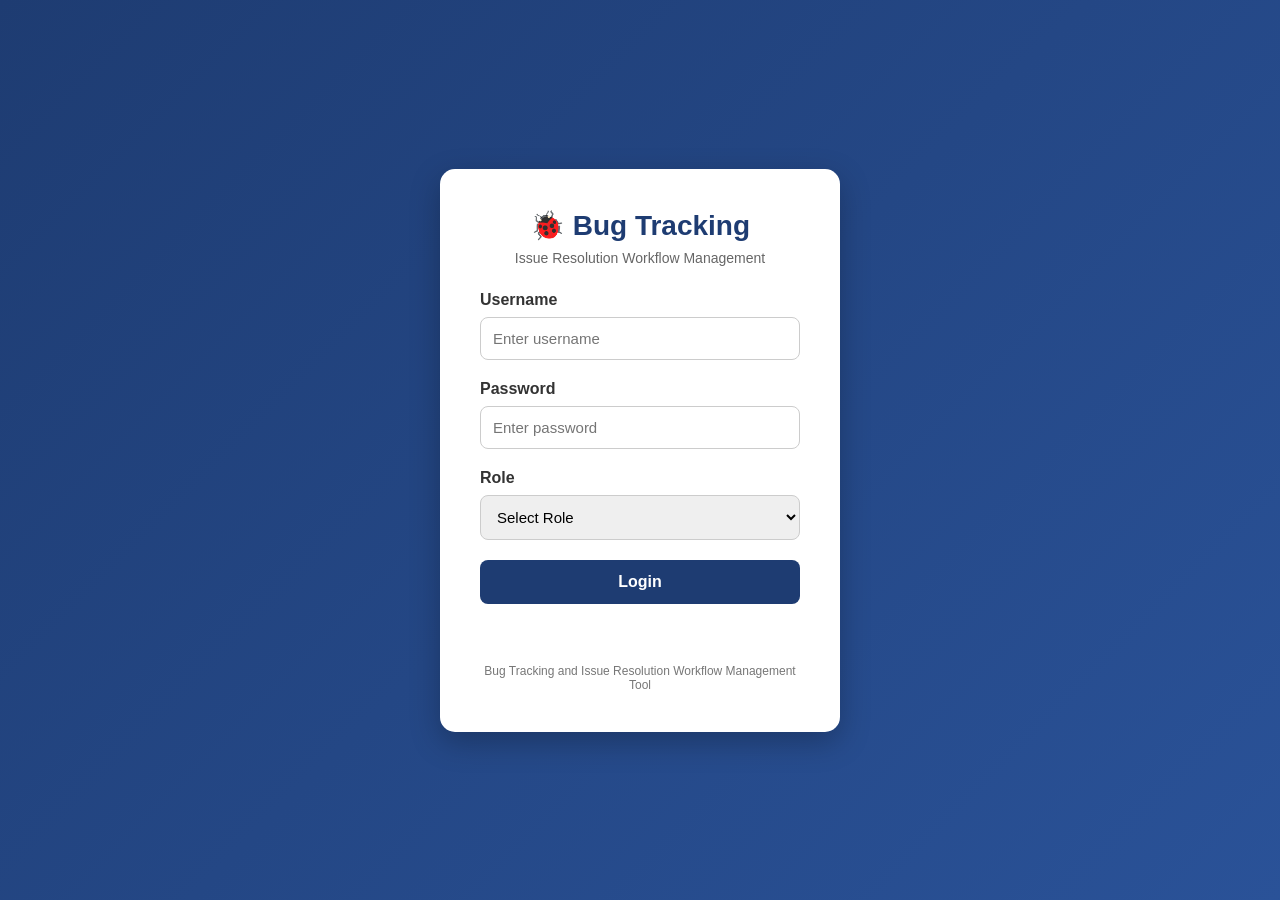
<file: frontend/index.html>
<!DOCTYPE html>
<html lang="en">

<head>
    <meta charset="UTF-8">
    <meta name="viewport" content="width=device-width, initial-scale=1.0">

    <title>Bug Tracking System</title>

    <meta http-equiv="refresh" content="0; url=login.html">
</head>

<body>

<script>
    window.location.href = "login.html";
</script>

</body>
</html>
</file>
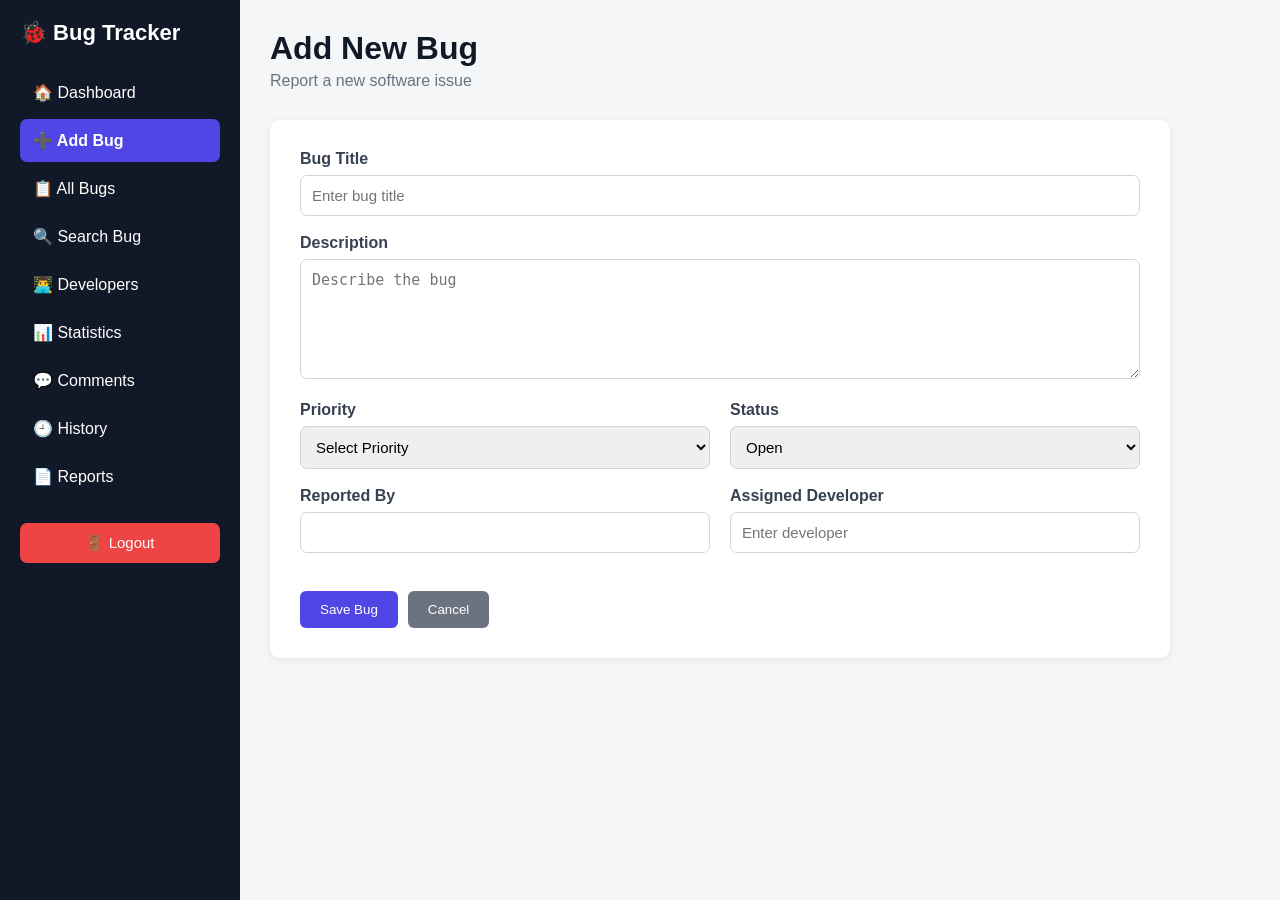
<file: frontend/add-bug.html>
<!DOCTYPE html>
<html lang="en">

<head>
    <meta charset="UTF-8">
    <meta name="viewport" content="width=device-width, initial-scale=1.0">

    <title>Add Bug</title>

    <link rel="stylesheet" href="css/style.css">
</head>

<body>

<div class="dashboard-container">

    <!-- SIDEBAR -->
    <aside class="sidebar">

        <h2>🐞 Bug Tracker</h2>

        <nav>

            <a href="dashboard.html">
                🏠 Dashboard
            </a>

            <a href="add-bug.html" class="active">
                ➕ Add Bug
            </a>

            <a href="bugs.html">
                📋 All Bugs
            </a>

            <a href="search-bug.html">
                🔍 Search Bug
            </a>

            <a href="developers.html">
                👨‍💻 Developers
            </a>

            <a href="statistics.html">
                📊 Statistics
            </a>

            <a href="comments.html">
                💬 Comments
            </a>

            <a href="history.html">
                🕘 History
            </a>

            <a href="reports.html">
                📄 Reports
            </a>

        </nav>

        <button onclick="logout()">
            🚪 Logout
        </button>

    </aside>


    <!-- MAIN CONTENT -->
    <main class="main-content">

        <header class="top-header">

            <div>

                <h1>Add New Bug</h1>

                <p>
                    Report a new software issue
                </p>

            </div>

        </header>


        <!-- FORM -->
        <div class="form-card">

            <form id="bugForm">

                <!-- BUG TITLE -->
                <div class="form-group">

                    <label for="title">
                        Bug Title
                    </label>

                    <input
                        type="text"
                        id="title"
                        required
                        placeholder="Enter bug title"
                    >

                </div>


                <!-- DESCRIPTION -->
                <div class="form-group">

                    <label for="description">
                        Description
                    </label>

                    <textarea
                        id="description"
                        required
                        placeholder="Describe the bug"
                    ></textarea>

                </div>


                <!-- PRIORITY + STATUS -->
                <div class="form-row">

                    <div class="form-group">

                        <label for="priority">
                            Priority
                        </label>

                        <select id="priority" required>

                            <option value="">
                                Select Priority
                            </option>

                            <option value="LOW">
                                Low
                            </option>

                            <option value="MEDIUM">
                                Medium
                            </option>

                            <option value="HIGH">
                                High
                            </option>

                            <option value="CRITICAL">
                                Critical
                            </option>

                        </select>

                    </div>


                    <div class="form-group">

                        <label for="status">
                            Status
                        </label>

                        <select id="status">

                            <option value="OPEN">
                                Open
                            </option>

                            <option value="IN_PROGRESS">
                                In Progress
                            </option>

                            <option value="RESOLVED">
                                Resolved
                            </option>

                            <option value="CLOSED">
                                Closed
                            </option>

                        </select>

                    </div>

                </div>


                <!-- REPORTED BY + DEVELOPER -->
                <div class="form-row">

                    <div class="form-group">

                        <label for="reportedBy">
                            Reported By
                        </label>

                        <input
                            type="text"
                            id="reportedBy"
                            required
                        >

                    </div>


                    <div class="form-group">

                        <label for="assignedDeveloper">
                            Assigned Developer
                        </label>

                        <input
                            type="text"
                            id="assignedDeveloper"
                            placeholder="Enter developer"
                        >

                    </div>

                </div>


                <!-- BUTTONS -->
                <div class="button-row">

                    <button
                        type="submit"
                        class="save-button"
                        id="saveButton"
                    >
                        Save Bug
                    </button>


                    <button
                        type="button"
                        class="cancel-button"
                        onclick="window.location.href='dashboard.html'"
                    >
                        Cancel
                    </button>

                </div>


                <!-- MESSAGE -->
                <div
                    id="message"
                    class="message"
                ></div>

            </form>

        </div>

    </main>

</div>


<script>

    /*
     * =====================================================
     * RAILWAY BACKEND
     * =====================================================
     */

    const API_BASE_URL =
        "https://bugtrackingwebsite-production.up.railway.app";


    /*
     * =====================================================
     * GET LOGGED-IN USER
     * =====================================================
     */

    const username =
        localStorage.getItem("username");


    document.getElementById("reportedBy").value =
        username || "";


    /*
     * =====================================================
     * BUG FORM
     * =====================================================
     */

    document
        .getElementById("bugForm")
        .addEventListener("submit", async function(event) {

            event.preventDefault();


            const message =
                document.getElementById("message");

            const saveButton =
                document.getElementById("saveButton");


            /*
             * Clear previous message
             */

            message.textContent = "";

            message.style.display = "none";


            /*
             * Get form values
             */

            const bug = {

                title:
                    document
                    .getElementById("title")
                    .value
                    .trim(),

                description:
                    document
                    .getElementById("description")
                    .value
                    .trim(),

                priority:
                    document
                    .getElementById("priority")
                    .value,

                status:
                    document
                    .getElementById("status")
                    .value,

                reportedBy:
                    document
                    .getElementById("reportedBy")
                    .value
                    .trim(),

                assignedDeveloper:
                    document
                    .getElementById("assignedDeveloper")
                    .value
                    .trim()

            };


            /*
             * Basic validation
             */

            if (!bug.title) {

                showError(
                    "Please enter the bug title."
                );

                return;
            }


            if (!bug.description) {

                showError(
                    "Please enter the bug description."
                );

                return;
            }


            if (!bug.priority) {

                showError(
                    "Please select a priority."
                );

                return;
            }


            if (!bug.reportedBy) {

                showError(
                    "Reported By field is required."
                );

                return;
            }


            /*
             * Disable button
             */

            saveButton.disabled = true;

            saveButton.textContent =
                "Saving...";


            try {

                /*
                 * IMPORTANT:
                 * This is now Railway,
                 * NOT localhost.
                 */

                const response =
                    await fetch(
                        API_BASE_URL + "/api/bugs",
                        {

                            method: "POST",

                            headers: {

                                "Content-Type":
                                    "application/json"

                            },

                            body:
                                JSON.stringify(bug)

                        }
                    );


                /*
                 * Try to read response
                 */

                let data = null;

                try {

                    data =
                        await response.json();

                } catch (jsonError) {

                    console.log(
                        "Response was not JSON."
                    );

                }


                /*
                 * Check response
                 */

                if (!response.ok) {

                    let errorMessage =
                        "Unable to save bug.";

                    if (data) {

                        if (data.message) {

                            errorMessage =
                                data.message;

                        } else if (data.error) {

                            errorMessage =
                                data.error;

                        }

                    }

                    throw new Error(
                        errorMessage
                    );
                }


                /*
                 * SUCCESS
                 */

                message.style.display =
                    "block";

                message.className =
                    "message success";

                message.textContent =
                    "Bug added successfully!";


                /*
                 * Reset form
                 */

                document
                    .getElementById("bugForm")
                    .reset();


                /*
                 * Put username back
                 */

                document
                    .getElementById("reportedBy")
                    .value =
                    username || "";


            } catch (error) {

                console.error(
                    "Add Bug Error:",
                    error
                );


                message.style.display =
                    "block";

                message.className =
                    "message error";


                /*
                 * Display useful error
                 */

                if (
                    error.message ===
                    "Failed to fetch"
                ) {

                    message.textContent =
                        "Failed to fetch. Please check the Railway backend connection.";

                } else {

                    message.textContent =
                        error.message;

                }

            } finally {

                /*
                 * Enable button again
                 */

                saveButton.disabled =
                    false;

                saveButton.textContent =
                    "Save Bug";

            }

        });


    /*
     * =====================================================
     * SHOW ERROR
     * =====================================================
     */

    function showError(text) {

        const message =
            document.getElementById("message");

        message.style.display =
            "block";

        message.className =
            "message error";

        message.textContent =
            text;

    }


    /*
     * =====================================================
     * LOGOUT
     * =====================================================
     */

    function logout() {

        localStorage.clear();

        window.location.href =
            "login.html";

    }

</script>

</body>

</html>
</file>
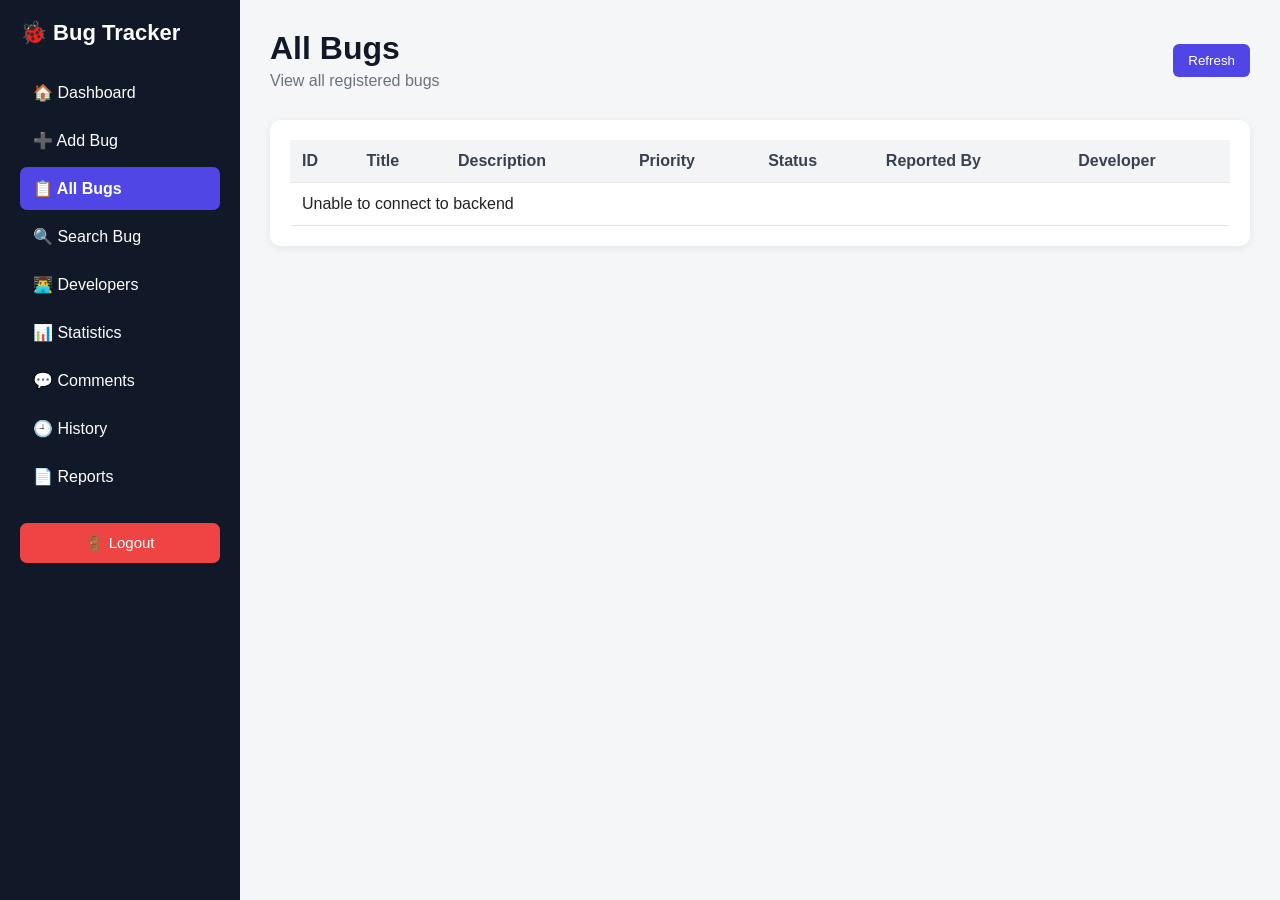
<file: frontend/bugs.html>
<!DOCTYPE html>
<html lang="en">

<head>

<meta charset="UTF-8">

<meta
    name="viewport"
    content="width=device-width, initial-scale=1.0">

<title>All Bugs</title>

<link
    rel="stylesheet"
    href="css/style.css">

</head>

<body>

<div class="dashboard-container">

<aside class="sidebar">

<h2>🐞 Bug Tracker</h2>

<nav>

<a href="dashboard.html">🏠 Dashboard</a>

<a href="add-bug.html">➕ Add Bug</a>

<a href="bugs.html" class="active">
📋 All Bugs
</a>

<a href="search-bug.html">🔍 Search Bug</a>

<a href="developers.html">👨‍💻 Developers</a>

<a href="statistics.html">📊 Statistics</a>

<a href="comments.html">💬 Comments</a>

<a href="history.html">🕘 History</a>

<a href="reports.html">📄 Reports</a>

</nav>

<button onclick="logout()">🚪 Logout</button>

</aside>


<main class="main-content">

<header class="top-header">

<div>

<h1>All Bugs</h1>

<p>View all registered bugs</p>

</div>

<button
    class="action-button"
    onclick="loadBugs()">

Refresh

</button>

</header>


<div class="table-container">

<table>

<thead>

<tr>

<th>ID</th>

<th>Title</th>

<th>Description</th>

<th>Priority</th>

<th>Status</th>

<th>Reported By</th>

<th>Developer</th>

</tr>

</thead>

<tbody id="bugTable">

</tbody>

</table>

</div>

</main>

</div>


<script>

function escapeHTML(value) {

return String(value ?? "")
.replace(/&/g, "&amp;")
.replace(/</g, "&lt;")
.replace(/>/g, "&gt;")
.replace(/"/g, "&quot;")
.replace(/'/g, "&#039;");

}


async function loadBugs() {

const table =
    document.getElementById("bugTable");


table.innerHTML =
    "<tr><td colspan='7'>Loading...</td></tr>";


try {

const response =
    await fetch(
        "https://bugtrackingwebsite-production.up.railway.app/api/bugs"
    );


const bugs =
    await response.json();


if (bugs.length === 0) {

table.innerHTML =
    "<tr><td colspan='7'>No bugs found</td></tr>";

return;

}


table.innerHTML =
    bugs.map(bug => `

<tr>

<td>${escapeHTML(bug.id)}</td>

<td>${escapeHTML(bug.title)}</td>

<td>${escapeHTML(bug.description)}</td>

<td>${escapeHTML(bug.priority)}</td>

<td>${escapeHTML(bug.status)}</td>

<td>${escapeHTML(bug.reportedBy)}</td>

<td>${escapeHTML(bug.assignedDeveloper || "-")}</td>

</tr>

`).join("");


} catch(error) {

table.innerHTML =
    `<tr>
        <td colspan="7">
            Unable to connect to backend
        </td>
    </tr>`;

}

}


function logout() {

localStorage.clear();

window.location.href =
    "login.html";

}


loadBugs();

</script>

</body>
</html>
</file>
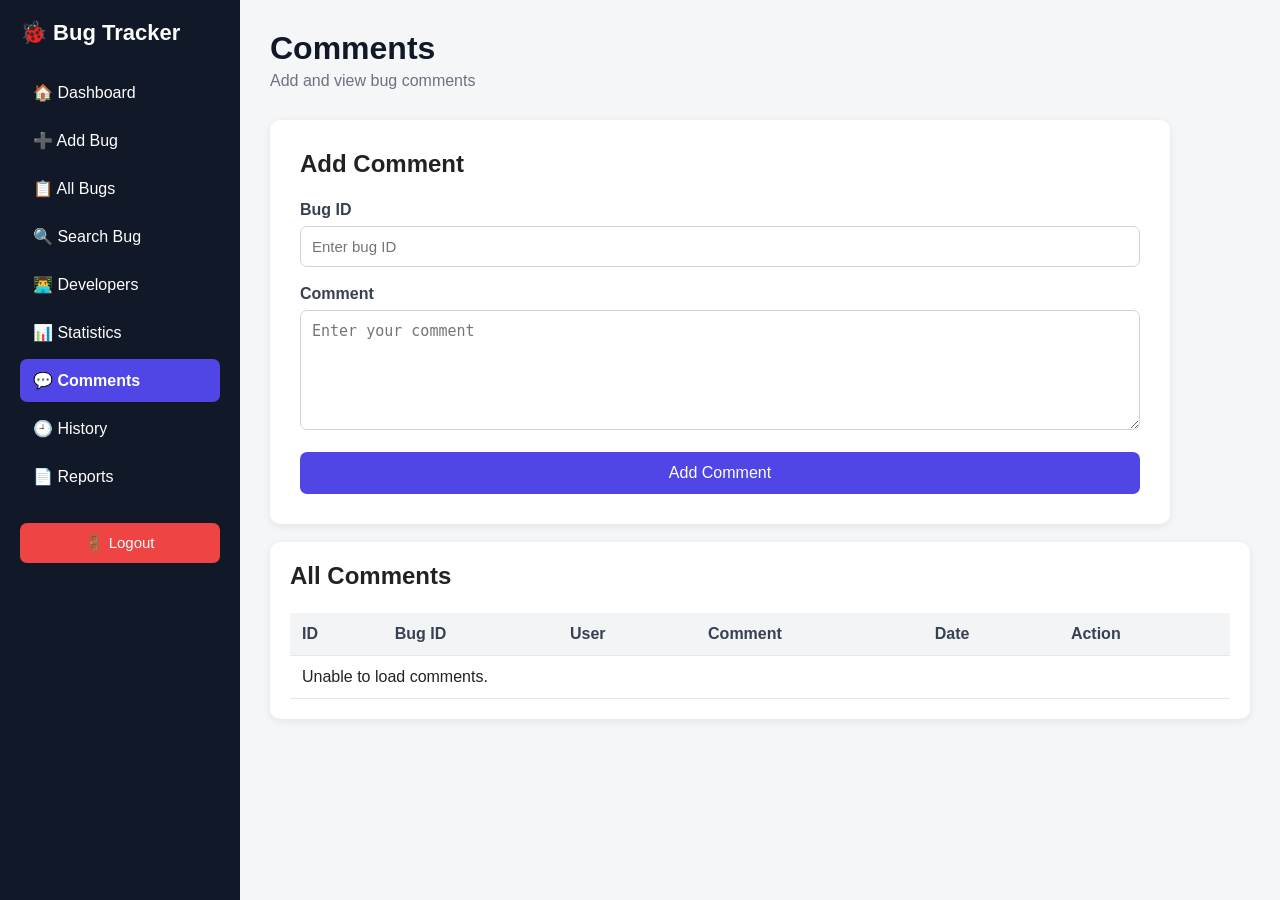
<file: frontend/comments.html>
<!DOCTYPE html>
<html lang="en">

<head>

<meta charset="UTF-8">

<meta
    name="viewport"
    content="width=device-width, initial-scale=1.0">

<title>Comments</title>

<link
    rel="stylesheet"
    href="css/style.css">

</head>

<body>

<div class="dashboard-container">

<aside class="sidebar">

<h2>🐞 Bug Tracker</h2>

<nav>

<a href="dashboard.html">🏠 Dashboard</a>

<a href="add-bug.html">➕ Add Bug</a>

<a href="bugs.html">📋 All Bugs</a>

<a href="search-bug.html">🔍 Search Bug</a>

<a href="developers.html">👨‍💻 Developers</a>

<a href="statistics.html">📊 Statistics</a>

<a href="comments.html" class="active">
💬 Comments
</a>

<a href="history.html">🕘 History</a>

<a href="reports.html">📄 Reports</a>

</nav>

<button onclick="logout()">🚪 Logout</button>

</aside>


<main class="main-content">

<header class="top-header">

<div>

<h1>Comments</h1>

<p>Add and view bug comments</p>

</div>

</header>


<div class="form-card">

<h2>Add Comment</h2>

<br>

<div class="form-group">

<label>Bug ID</label>

<input
    type="number"
    id="bugId"
    placeholder="Enter bug ID">

</div>


<div class="form-group">

<label>Comment</label>

<textarea
    id="comment"
    placeholder="Enter your comment">
</textarea>

</div>


<button
    class="primary-button"
    onclick="addComment()">

Add Comment

</button>


<div
    id="message"
    class="message">
</div>

</div>


<br>


<div class="table-container">

<h2>All Comments</h2>

<br>

<table>

<thead>

<tr>

<th>ID</th>

<th>Bug ID</th>

<th>User</th>

<th>Comment</th>

<th>Date</th>

<th>Action</th>

</tr>

</thead>

<tbody id="commentsTable">

</tbody>

</table>

</div>

</main>

</div>


<script>

function escapeHTML(value) {

return String(value ?? "")
.replace(/&/g, "&amp;")
.replace(/</g, "&lt;")
.replace(/>/g, "&gt;")
.replace(/"/g, "&quot;")
.replace(/'/g, "&#039;");

}


async function addComment() {

const bugId =
    document.getElementById("bugId").value;

const comment =
    document.getElementById("comment").value;

const username =
    localStorage.getItem("username") ||
    "admin";


const message =
    document.getElementById("message");


if (!bugId || !comment.trim()) {

message.style.display = "block";

message.className =
    "message error";

message.textContent =
    "Enter Bug ID and comment.";

return;

}


try {

const response =
    await fetch(
        "https://bugtrackingwebsite-production.up.railway.app/api/comments",
        {

            method: "POST",

            headers: {
                "Content-Type":
                    "application/json"
            },

            body: JSON.stringify({

                bugId: Number(bugId),

                username:

                    username,

                comment:

                    comment

            })

        }
    );


if (!response.ok) {

throw new Error(
    "Unable to add comment"
);

}


message.style.display = "block";

message.className =
    "message success";

message.textContent =
    "Comment added successfully.";


document.getElementById("bugId").value =
    "";

document.getElementById("comment").value =
    "";


loadComments();


} catch(error) {

message.style.display = "block";

message.className =
    "message error";

message.textContent =
    error.message;

}

}


async function loadComments() {

const table =
    document.getElementById(
        "commentsTable"
    );


try {

const response =
    await fetch(
        "https://bugtrackingwebsite-production.up.railway.app/api/comments"
    );


const comments =
    await response.json();


if (comments.length === 0) {

table.innerHTML =
`
<tr>
<td colspan="6">
No comments found.
</td>
</tr>
`;

return;

}


table.innerHTML =
comments.map(comment => `

<tr>

<td>
${escapeHTML(comment.id)}
</td>

<td>
${escapeHTML(comment.bugId)}
</td>

<td>
${escapeHTML(comment.username)}
</td>

<td>
${escapeHTML(comment.comment)}
</td>

<td>
${escapeHTML(comment.createdAt)}
</td>

<td>

<button
    class="action-button delete-button"
    onclick="deleteComment(${comment.id})">

Delete

</button>

</td>

</tr>

`).join("");


} catch(error) {

table.innerHTML =
`
<tr>
<td colspan="6">
Unable to load comments.
</td>
</tr>
`;

}

}


async function deleteComment(id) {

if (!confirm(
    "Delete this comment?"
)) {
    return;
}


try {

await fetch(
    `https://bugtrackingwebsite-production.up.railway.app/api/comments/${id}`,
    {
        method: "DELETE"
    }
);


loadComments();


} catch(error) {

alert(
    "Unable to delete comment."
);

}

}


function logout() {

localStorage.clear();

window.location.href =
    "login.html";

}


loadComments();

</script>

</body>
</html>
</file>
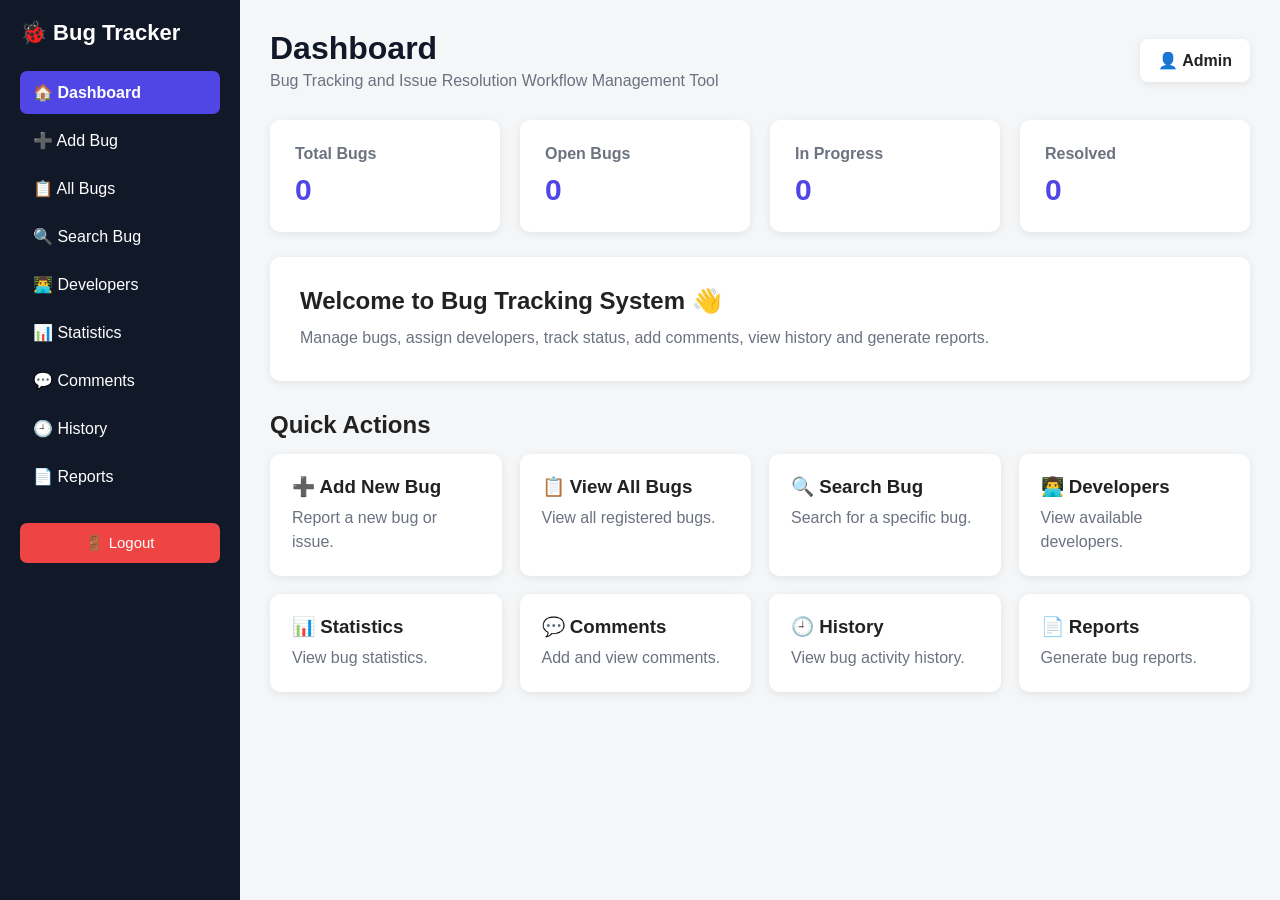
<file: frontend/dashboard.html>
<!DOCTYPE html>
<html lang="en">

<head>

    <meta charset="UTF-8">

    <meta
        name="viewport"
        content="width=device-width, initial-scale=1.0">

    <title>Dashboard - Bug Tracking System</title>

    <link
        rel="stylesheet"
        href="css/style.css">

</head>

<body>

<div class="dashboard-container">

    <!-- SIDEBAR -->

    <aside class="sidebar">

        <h2>🐞 Bug Tracker</h2>

        <nav>

            <a
                href="dashboard.html"
                class="active">
                🏠 Dashboard
            </a>

            <a href="add-bug.html">
                ➕ Add Bug
            </a>

            <a href="bugs.html">
                📋 All Bugs
            </a>

            <a href="search-bug.html">
                🔍 Search Bug
            </a>

            <a href="developers.html">
                👨‍💻 Developers
            </a>

            <a href="statistics.html">
                📊 Statistics
            </a>

            <a href="comments.html">
                💬 Comments
            </a>

            <a href="history.html">
                🕘 History
            </a>

            <a href="reports.html">
                📄 Reports
            </a>

        </nav>

        <button onclick="logout()">
            🚪 Logout
        </button>

    </aside>


    <!-- MAIN CONTENT -->

    <main class="main-content">

        <header class="top-header">

            <div>

                <h1>Dashboard</h1>

                <p>
                    Bug Tracking and Issue Resolution
                    Workflow Management Tool
                </p>

            </div>

            <div class="user-info">

                👤
                <strong id="loggedUser">
                    Admin
                </strong>

            </div>

        </header>


        <section class="stats-grid">

            <div class="stat-card">

                <h3>Total Bugs</h3>

                <p id="totalBugs">0</p>

            </div>

            <div class="stat-card">

                <h3>Open Bugs</h3>

                <p id="openBugs">0</p>

            </div>

            <div class="stat-card">

                <h3>In Progress</h3>

                <p id="progressBugs">0</p>

            </div>

            <div class="stat-card">

                <h3>Resolved</h3>

                <p id="resolvedBugs">0</p>

            </div>

        </section>


        <section class="welcome-card">

            <h2>
                Welcome to Bug Tracking System 👋
            </h2>

            <p>
                Manage bugs, assign developers,
                track status, add comments,
                view history and generate reports.
            </p>

        </section>


        <section class="quick-section">

            <h2>Quick Actions</h2>

            <div class="quick-grid">

                <a
                    href="add-bug.html"
                    class="quick-card">

                    <h3>➕ Add New Bug</h3>

                    <p>
                        Report a new bug or issue.
                    </p>

                </a>


                <a
                    href="bugs.html"
                    class="quick-card">

                    <h3>📋 View All Bugs</h3>

                    <p>
                        View all registered bugs.
                    </p>

                </a>


                <a
                    href="search-bug.html"
                    class="quick-card">

                    <h3>🔍 Search Bug</h3>

                    <p>
                        Search for a specific bug.
                    </p>

                </a>


                <a
                    href="developers.html"
                    class="quick-card">

                    <h3>👨‍💻 Developers</h3>

                    <p>
                        View available developers.
                    </p>

                </a>


                <a
                    href="statistics.html"
                    class="quick-card">

                    <h3>📊 Statistics</h3>

                    <p>
                        View bug statistics.
                    </p>

                </a>


                <a
                    href="comments.html"
                    class="quick-card">

                    <h3>💬 Comments</h3>

                    <p>
                        Add and view comments.
                    </p>

                </a>


                <a
                    href="history.html"
                    class="quick-card">

                    <h3>🕘 History</h3>

                    <p>
                        View bug activity history.
                    </p>

                </a>


                <a
                    href="reports.html"
                    class="quick-card">

                    <h3>📄 Reports</h3>

                    <p>
                        Generate bug reports.
                    </p>

                </a>

            </div>

        </section>

    </main>

</div>


<script>

const API_URL =
    "https://bugtrackingwebsite-production.up.railway.app/api/bugs";


const username =
    localStorage.getItem("username");


if (username) {

    document
        .getElementById("loggedUser")
        .textContent = username;

}


async function loadDashboard() {

    try {

        const response =
            await fetch(API_URL);

        const bugs =
            await response.json();


        document
            .getElementById("totalBugs")
            .textContent = bugs.length;


        document
            .getElementById("openBugs")
            .textContent =
            bugs.filter(
                bug =>
                    String(bug.status)
                    .toUpperCase() === "OPEN"
            ).length;


        document
            .getElementById("progressBugs")
            .textContent =
            bugs.filter(
                bug =>
                    String(bug.status)
                    .toUpperCase() === "IN_PROGRESS"
            ).length;


        document
            .getElementById("resolvedBugs")
            .textContent =
            bugs.filter(
                bug =>
                    String(bug.status)
                    .toUpperCase() === "RESOLVED"
            ).length;


    } catch (error) {

        console.error(error);

    }

}


function logout() {

    localStorage.removeItem("username");

    localStorage.removeItem("role");

    window.location.href =
        "login.html";

}


loadDashboard();

</script>

</body>
</html>
</file>
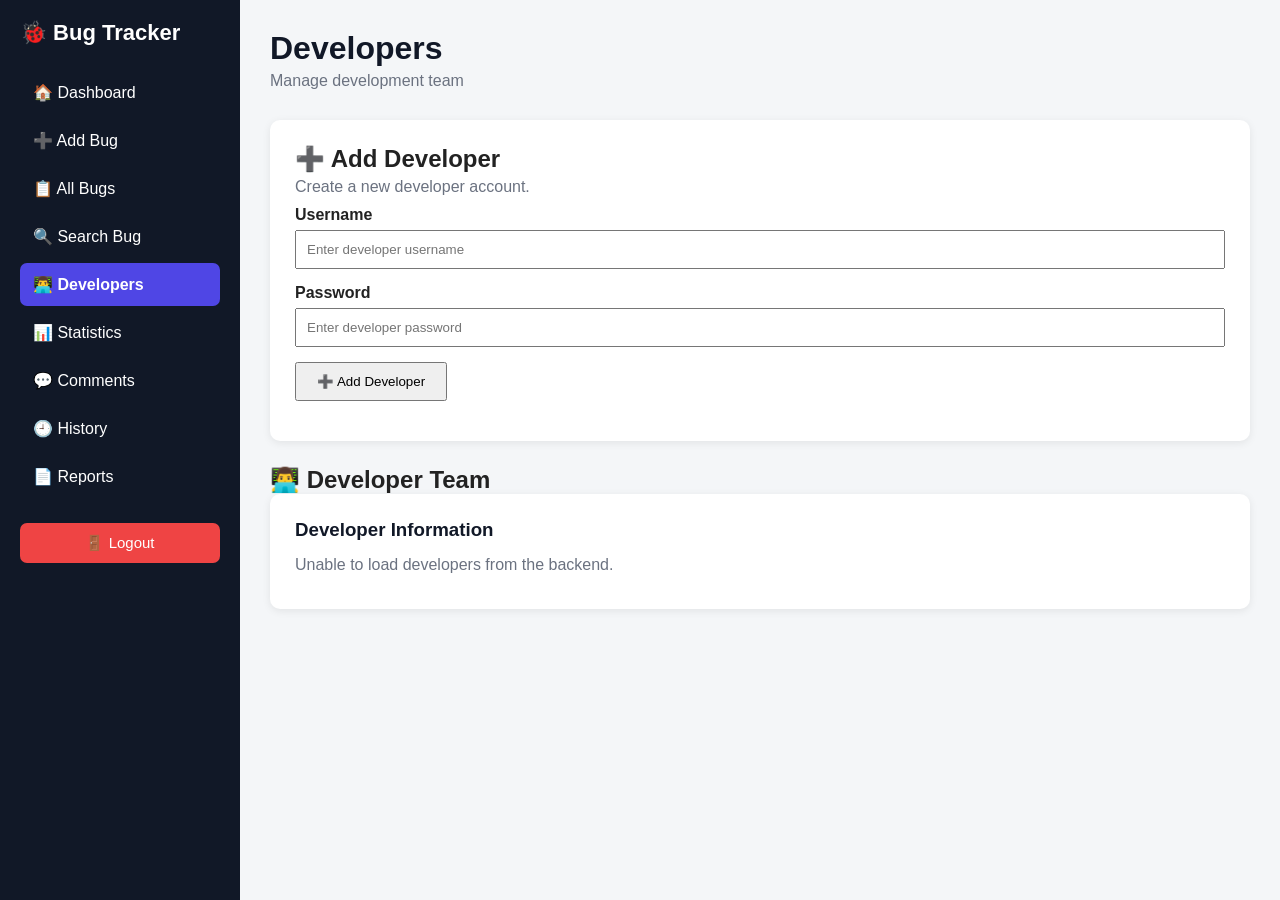
<file: frontend/developers.html>
<!DOCTYPE html>
<html lang="en">

<head>

<meta charset="UTF-8">

<meta
    name="viewport"
    content="width=device-width, initial-scale=1.0">

<title>Developers</title>

<link
    rel="stylesheet"
    href="css/style.css">

</head>

<body>

<div class="dashboard-container">

<aside class="sidebar">

<h2>🐞 Bug Tracker</h2>

<nav>

<a href="dashboard.html">🏠 Dashboard</a>

<a href="add-bug.html">➕ Add Bug</a>

<a href="bugs.html">📋 All Bugs</a>

<a href="search-bug.html">🔍 Search Bug</a>

<a href="developers.html" class="active">
👨‍💻 Developers
</a>

<a href="statistics.html">📊 Statistics</a>

<a href="comments.html">💬 Comments</a>

<a href="history.html">🕘 History</a>

<a href="reports.html">📄 Reports</a>

</nav>

<button onclick="logout()">🚪 Logout</button>

</aside>


<main class="main-content">

<header class="top-header">

<div>

<h1>Developers</h1>

<p>Manage development team</p>

</div>

</header>


<!-- ADD DEVELOPER -->

<div class="content-card">

<h2>➕ Add Developer</h2>

<p>Create a new developer account.</p>

<form id="developerForm">

<div style="margin-bottom: 15px;">

<label for="username">
<strong>Username</strong>
</label>

<input
    type="text"
    id="username"
    placeholder="Enter developer username"
    required
    style="
        width: 100%;
        padding: 10px;
        margin-top: 6px;
        box-sizing: border-box;
    ">

</div>


<div style="margin-bottom: 15px;">

<label for="password">
<strong>Password</strong>
</label>

<input
    type="password"
    id="password"
    placeholder="Enter developer password"
    required
    style="
        width: 100%;
        padding: 10px;
        margin-top: 6px;
        box-sizing: border-box;
    ">

</div>


<button
    type="submit"
    style="
        padding: 10px 20px;
        cursor: pointer;
    ">

➕ Add Developer

</button>

</form>


<div
    id="message"
    style="
        margin-top: 15px;
        font-weight: bold;
    ">
</div>

</div>


<!-- DEVELOPERS LIST -->

<div style="margin-top: 25px;">

<h2>👨‍💻 Developer Team</h2>

</div>


<div id="developersContainer">

Loading developers...

</div>

</main>

</div>


<script>

const API_BASE_URL =
    "https://bugtrackingwebsite-production.up.railway.app";


function escapeHTML(value) {

    return String(value ?? "")
        .replace(/&/g, "&amp;")
        .replace(/</g, "&lt;")
        .replace(/>/g, "&gt;")
        .replace(/"/g, "&quot;")
        .replace(/'/g, "&#039;");

}


/* ============================
   LOAD DEVELOPERS
============================ */

async function loadDevelopers() {

    const container =
        document.getElementById(
            "developersContainer"
        );


    container.innerHTML =
        "Loading developers...";


    try {

        const response =
            await fetch(
                API_BASE_URL +
                "/api/developers"
            );


        if (!response.ok) {

            throw new Error(
                "Failed to load developers"
            );

        }


        const developers =
            await response.json();


        if (
            !developers ||
            developers.length === 0
        ) {

            container.innerHTML = `

                <div class="content-card">

                    <h3>No Developers Found</h3>

                    <p>
                        No developer accounts are
                        currently registered.
                    </p>

                </div>

            `;

            return;

        }


        container.innerHTML =
            developers.map(
                developer => `

                <div class="content-card">

                    <h3>
                        👨‍💻
                        ${escapeHTML(
                            developer.username
                        )}
                    </h3>

                    <p>
                        <strong>Role:</strong>
                        ${escapeHTML(
                            developer.role
                        )}
                    </p>

                </div>

                `
            ).join("");


    } catch(error) {

        console.error(
            "Developer loading error:",
            error
        );


        container.innerHTML = `

            <div class="content-card">

                <h3>Developer Information</h3>

                <p>
                    Unable to load developers
                    from the backend.
                </p>

            </div>

        `;

    }

}


/* ============================
   ADD DEVELOPER
============================ */

document
    .getElementById("developerForm")
    .addEventListener(
        "submit",
        async function(event) {

            event.preventDefault();


            const username =
                document
                    .getElementById("username")
                    .value
                    .trim();


            const password =
                document
                    .getElementById("password")
                    .value
                    .trim();


            const message =
                document.getElementById(
                    "message"
                );


            if (!username || !password) {

                message.style.color = "red";

                message.textContent =
                    "Please enter username and password.";

                return;

            }


            message.style.color = "black";

            message.textContent =
                "Adding developer...";


            try {

                const response =
                    await fetch(
                        API_BASE_URL +
                        "/api/developers",
                        {
                            method: "POST",

                            headers: {
                                "Content-Type":
                                    "application/json"
                            },

                            body: JSON.stringify({

                                username:
                                    username,

                                password:
                                    password

                            })

                        }
                    );


                const result =
                    await response.text();


                if (!response.ok) {

                    message.style.color =
                        "red";

                    message.textContent =
                        result ||
                        "Failed to add developer.";

                    return;

                }


                message.style.color =
                    "green";

                message.textContent =
                    "Developer added successfully!";


                document
                    .getElementById(
                        "developerForm"
                    )
                    .reset();


                // Reload developer list
                loadDevelopers();


            } catch(error) {

                console.error(
                    "Add developer error:",
                    error
                );


                message.style.color =
                    "red";

                message.textContent =
                    "Unable to connect to the backend.";

            }

        }
    );


/* ============================
   LOGOUT
============================ */

function logout() {

    localStorage.clear();

    window.location.href =
        "login.html";

}


/* ============================
   INITIAL LOAD
============================ */

loadDevelopers();

</script>

</body>

</html>
</file>
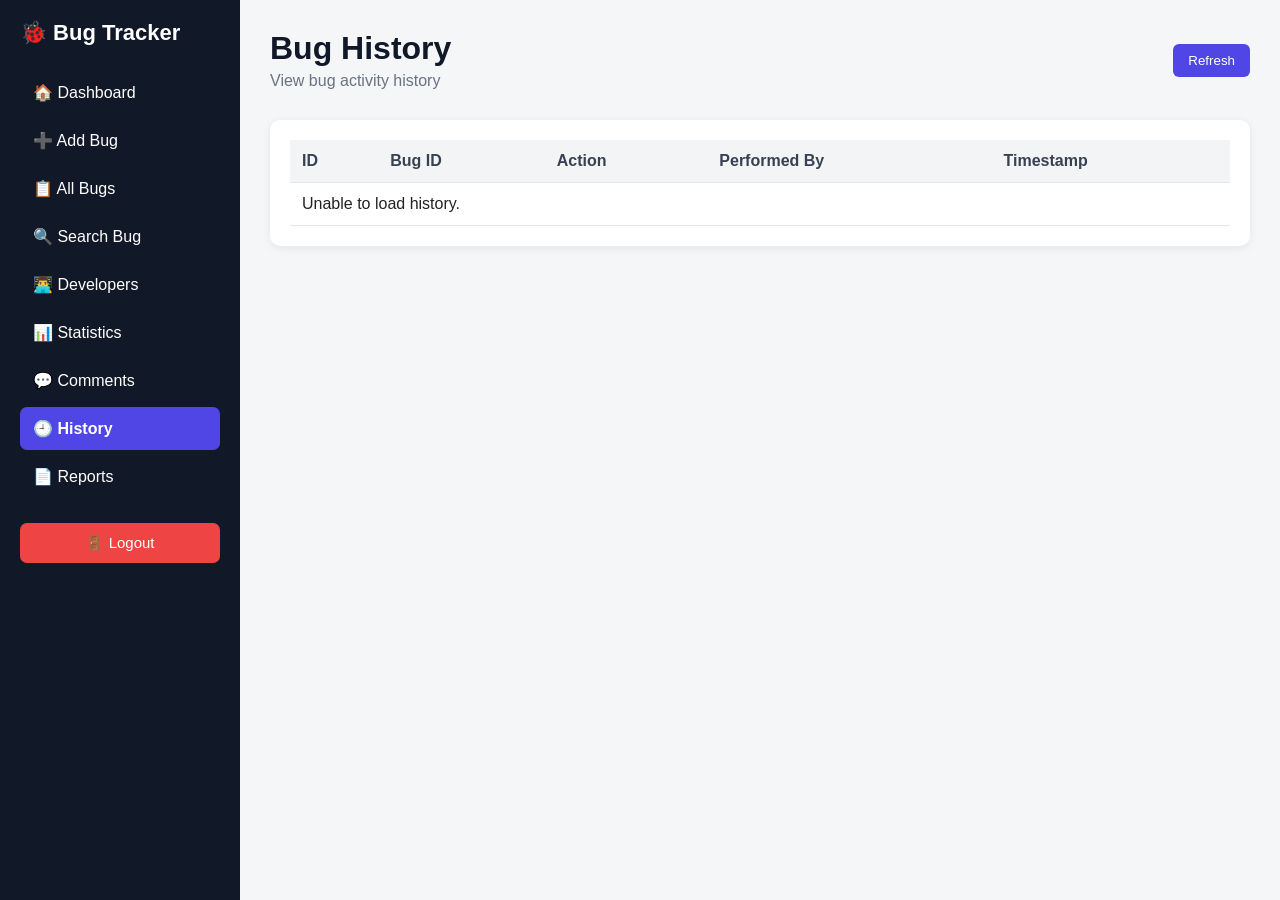
<file: frontend/history.html>
<!DOCTYPE html>
<html lang="en">

<head>

<meta charset="UTF-8">

<meta
    name="viewport"
    content="width=device-width, initial-scale=1.0">

<title>Bug History</title>

<link
    rel="stylesheet"
    href="css/style.css">

</head>

<body>

<div class="dashboard-container">

<aside class="sidebar">

<h2>🐞 Bug Tracker</h2>

<nav>

<a href="dashboard.html">🏠 Dashboard</a>

<a href="add-bug.html">➕ Add Bug</a>

<a href="bugs.html">📋 All Bugs</a>

<a href="search-bug.html">🔍 Search Bug</a>

<a href="developers.html">👨‍💻 Developers</a>

<a href="statistics.html">📊 Statistics</a>

<a href="comments.html">💬 Comments</a>

<a href="history.html" class="active">
🕘 History
</a>

<a href="reports.html">📄 Reports</a>

</nav>

<button onclick="logout()">🚪 Logout</button>

</aside>


<main class="main-content">

<header class="top-header">

<div>

<h1>Bug History</h1>

<p>View bug activity history</p>

</div>

<button
    class="action-button"
    onclick="loadHistory()">

Refresh

</button>

</header>


<div class="table-container">

<table>

<thead>

<tr>

<th>ID</th>

<th>Bug ID</th>

<th>Action</th>

<th>Performed By</th>

<th>Timestamp</th>

</tr>

</thead>

<tbody id="historyTable">

</tbody>

</table>

</div>

</main>

</div>


<script>

function escapeHTML(value) {

return String(value ?? "")
.replace(/&/g, "&amp;")
.replace(/</g, "&lt;")
.replace(/>/g, "&gt;")
.replace(/"/g, "&quot;")
.replace(/'/g, "&#039;");

}


async function loadHistory() {

const table =
    document.getElementById(
        "historyTable"
    );


try {

const response =
    await fetch(
        "https://bugtrackingwebsite-production.up.railway.app/api/history"
    );


const history =
    await response.json();


if (history.length === 0) {

table.innerHTML =
`
<tr>

<td colspan="5">

No history records found.

</td>

</tr>
`;

return;

}


table.innerHTML =
history.map(item => `

<tr>

<td>
${escapeHTML(item.id)}
</td>

<td>
${escapeHTML(item.bugId)}
</td>

<td>
${escapeHTML(item.action)}
</td>

<td>
${escapeHTML(item.performedBy)}
</td>

<td>
${escapeHTML(item.timestamp)}
</td>

</tr>

`).join("");


} catch(error) {

table.innerHTML =
`
<tr>

<td colspan="5">

Unable to load history.

</td>

</tr>
`;

}

}


function logout() {

localStorage.clear();

window.location.href =
    "login.html";

}


loadHistory();

</script>

</body>
</html>
</file>
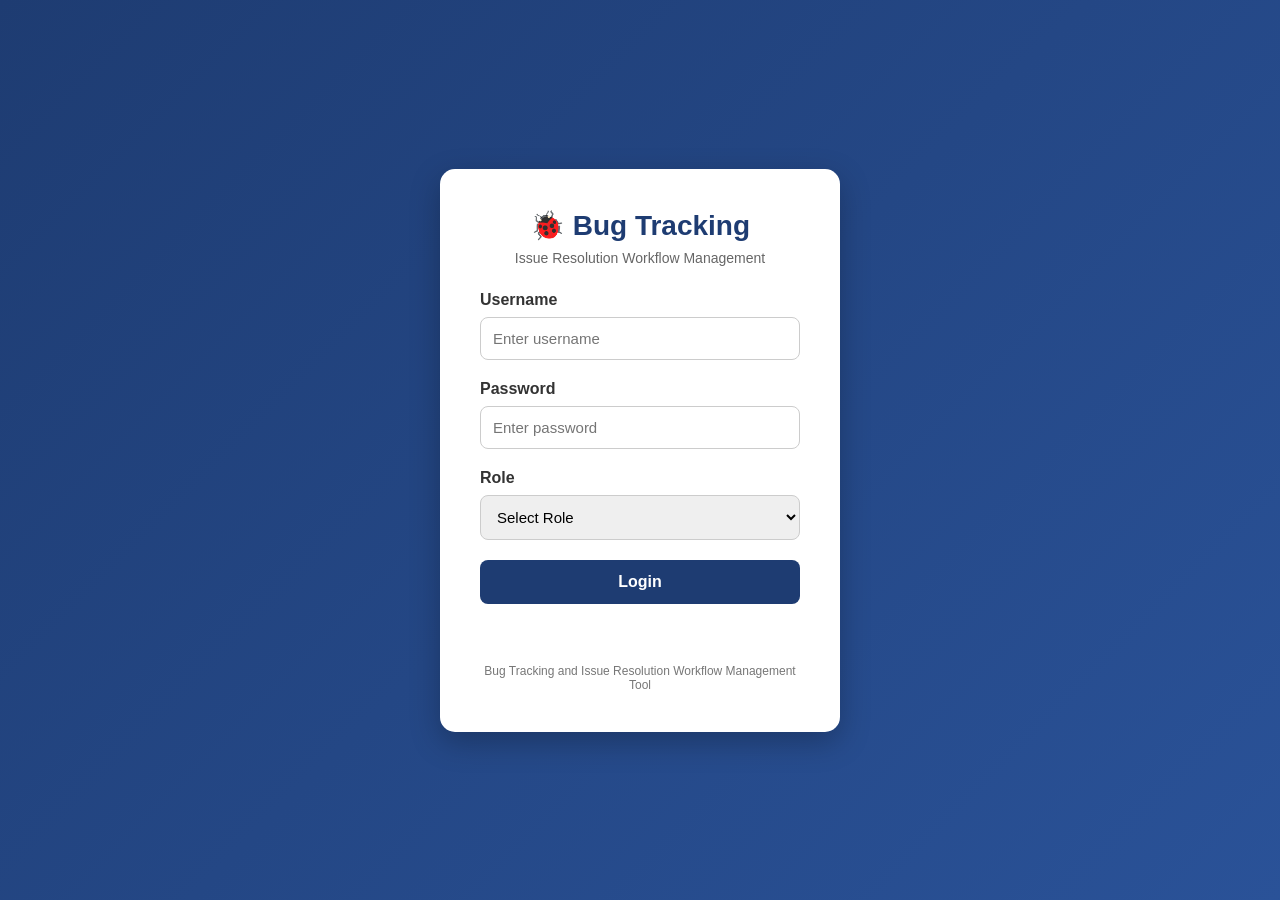
<file: frontend/login.html>
<!DOCTYPE html>
<html lang="en">
<head>
    <meta charset="UTF-8">
    <meta name="viewport" content="width=device-width, initial-scale=1.0">

    <title>Bug Tracking System - Login</title>

    <style>
        * {
            margin: 0;
            padding: 0;
            box-sizing: border-box;
            font-family: Arial, Helvetica, sans-serif;
        }

        body {
            min-height: 100vh;
            display: flex;
            justify-content: center;
            align-items: center;
            background: linear-gradient(135deg, #1e3c72, #2a5298);
        }

        .login-container {
            width: 400px;
            background: white;
            padding: 40px;
            border-radius: 15px;
            box-shadow: 0 10px 30px rgba(0, 0, 0, 0.25);
        }

        .logo {
            text-align: center;
            margin-bottom: 25px;
        }

        .logo h1 {
            color: #1e3c72;
            font-size: 28px;
            margin-bottom: 8px;
        }

        .logo p {
            color: #666;
            font-size: 14px;
        }

        .form-group {
            margin-bottom: 20px;
        }

        .form-group label {
            display: block;
            margin-bottom: 8px;
            font-weight: bold;
            color: #333;
        }

        .form-group input,
        .form-group select {
            width: 100%;
            padding: 12px;
            border: 1px solid #ccc;
            border-radius: 8px;
            font-size: 15px;
            outline: none;
        }

        .form-group input:focus,
        .form-group select:focus {
            border-color: #2a5298;
        }

        button {
            width: 100%;
            padding: 13px;
            border: none;
            border-radius: 8px;
            background: #1e3c72;
            color: white;
            font-size: 16px;
            font-weight: bold;
            cursor: pointer;
        }

        button:hover {
            background: #2a5298;
        }

        button:disabled {
            background: #999;
            cursor: not-allowed;
        }

        .message {
            margin-top: 15px;
            text-align: center;
            font-size: 14px;
            min-height: 20px;
        }

        .error {
            color: #d32f2f;
        }

        .success {
            color: #2e7d32;
        }

        .loading {
            text-align: center;
            margin-top: 10px;
            color: #555;
            display: none;
        }

        .footer {
            text-align: center;
            margin-top: 25px;
            color: #777;
            font-size: 12px;
        }
    </style>
</head>

<body>

<div class="login-container">

    <div class="logo">
        <h1>🐞 Bug Tracking</h1>
        <p>Issue Resolution Workflow Management</p>
    </div>

    <form id="loginForm">

        <div class="form-group">
            <label for="username">Username</label>

            <input
                type="text"
                id="username"
                placeholder="Enter username"
                required
            >
        </div>

        <div class="form-group">
            <label for="password">Password</label>

            <input
                type="password"
                id="password"
                placeholder="Enter password"
                required
            >
        </div>

        <div class="form-group">
            <label for="role">Role</label>

            <select id="role" required>
                <option value="">Select Role</option>
                <option value="ADMIN">Admin</option>
                <option value="DEVELOPER">Developer</option>
                <option value="TESTER">Tester</option>
                <option value="USER">User</option>
            </select>
        </div>

        <button type="submit" id="loginButton">
            Login
        </button>

        <div class="loading" id="loading">
            Logging in...
        </div>

        <div class="message" id="message"></div>

    </form>

    <div class="footer">
        Bug Tracking and Issue Resolution Workflow Management Tool
    </div>

</div>

<script>

    /*
     * IMPORTANT:
     * Railway backend URL
     *
     * DO NOT use:
     * https://bugtrackingwebsite-production.up.railway.app
     *
     * because this website is running on Vercel.
     */

    const API_BASE_URL =
        "https://bugtrackingwebsite-production.up.railway.app";

    const LOGIN_URL =
        API_BASE_URL + "/api/auth/login";


    const loginForm = document.getElementById("loginForm");
    const loginButton = document.getElementById("loginButton");
    const message = document.getElementById("message");
    const loading = document.getElementById("loading");


    loginForm.addEventListener("submit", async function(event) {

        event.preventDefault();

        const username =
            document.getElementById("username").value.trim();

        const password =
            document.getElementById("password").value;

        const role =
            document.getElementById("role").value;


        message.textContent = "";
        message.className = "message";

        if (!username || !password || !role) {

            message.textContent =
                "Please fill in all fields.";

            message.classList.add("error");

            return;
        }


        loginButton.disabled = true;
        loading.style.display = "block";


        try {

            console.log("Connecting to:", LOGIN_URL);


            const response = await fetch(LOGIN_URL, {

                method: "POST",

                headers: {
                    "Content-Type": "application/json"
                },

                body: JSON.stringify({

                    username: username,

                    password: password,

                    role: role

                })

            });


            console.log(
                "Server response status:",
                response.status
            );


            let data = null;

            try {

                data = await response.json();

            } catch (jsonError) {

                console.log(
                    "Response is not JSON."
                );

            }


            if (!response.ok) {

                let errorMessage =
                    "Login failed.";

                if (data) {

                    if (data.message) {
                        errorMessage = data.message;
                    }

                    else if (data.error) {
                        errorMessage = data.error;
                    }

                    else if (typeof data === "string") {
                        errorMessage = data;
                    }
                }

                message.textContent =
                    errorMessage;

                message.classList.add("error");

                return;
            }


            /*
             * Login successful
             */

            message.textContent =
                "Login successful!";

            message.classList.add("success");


            /*
             * Store login information
             */

            localStorage.setItem(
                "username",
                username
            );

            localStorage.setItem(
                "role",
                role
            );


            /*
             * Store server response
             * for use by dashboard/pages.
             */

            if (data) {

                localStorage.setItem(
                    "loginData",
                    JSON.stringify(data)
                );
            }


            /*
             * Redirect to dashboard
             */

            setTimeout(function() {

                window.location.href =
                    "dashboard.html";

            }, 500);


        }

        catch (error) {

            console.error(
                "Login error:",
                error
            );


            message.textContent =
                "Failed to fetch. Please check the backend connection.";

            message.classList.add("error");

        }

        finally {

            loginButton.disabled = false;

            loading.style.display = "none";

        }

    });

</script>

</body>
</html>
</file>
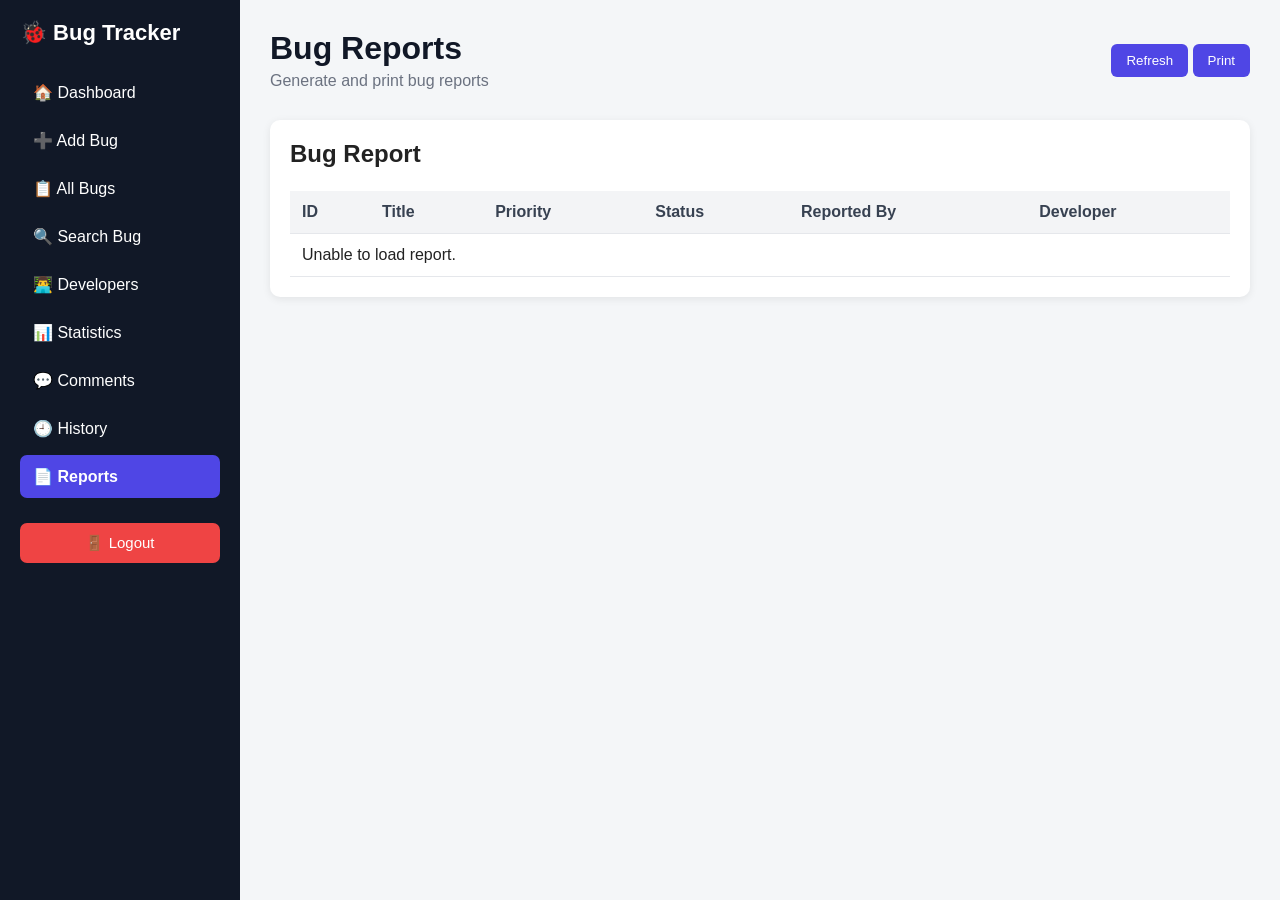
<file: frontend/reports.html>
<!DOCTYPE html>
<html lang="en">

<head>

<meta charset="UTF-8">

<meta
    name="viewport"
    content="width=device-width, initial-scale=1.0">

<title>Bug Reports</title>

<link
    rel="stylesheet"
    href="css/style.css">

<style>

@media print {

.sidebar,
.top-header button {
    display: none;
}

.main-content {
    margin-left: 0;
    width: 100%;
}

}

</style>

</head>

<body>

<div class="dashboard-container">

<aside class="sidebar">

<h2>🐞 Bug Tracker</h2>

<nav>

<a href="dashboard.html">🏠 Dashboard</a>

<a href="add-bug.html">➕ Add Bug</a>

<a href="bugs.html">📋 All Bugs</a>

<a href="search-bug.html">🔍 Search Bug</a>

<a href="developers.html">👨‍💻 Developers</a>

<a href="statistics.html">📊 Statistics</a>

<a href="comments.html">💬 Comments</a>

<a href="history.html">🕘 History</a>

<a href="reports.html" class="active">
📄 Reports
</a>

</nav>

<button onclick="logout()">🚪 Logout</button>

</aside>


<main class="main-content">

<header class="top-header">

<div>

<h1>Bug Reports</h1>

<p>Generate and print bug reports</p>

</div>

<div>

<button
    class="action-button"
    onclick="loadReport()">

Refresh

</button>

<button
    class="action-button"
    onclick="window.print()">

Print

</button>

</div>

</header>


<div class="table-container">

<h2>Bug Report</h2>

<br>

<table>

<thead>

<tr>

<th>ID</th>

<th>Title</th>

<th>Priority</th>

<th>Status</th>

<th>Reported By</th>

<th>Developer</th>

</tr>

</thead>

<tbody id="reportTable">

</tbody>

</table>

</div>

</main>

</div>


<script>

function escapeHTML(value) {

return String(value ?? "")
.replace(/&/g, "&amp;")
.replace(/</g, "&lt;")
.replace(/>/g, "&gt;")
.replace(/"/g, "&quot;")
.replace(/'/g, "&#039;");

}


async function loadReport() {

const table =
    document.getElementById(
        "reportTable"
    );


try {

const response =
    await fetch(
        "https://bugtrackingwebsite-production.up.railway.app/api/bugs"
    );


const bugs =
    await response.json();


if (bugs.length === 0) {

table.innerHTML =
`
<tr>

<td colspan="6">

No bugs available.

</td>

</tr>
`;

return;

}


table.innerHTML =
bugs.map(bug => `

<tr>

<td>
${escapeHTML(bug.id)}
</td>

<td>
${escapeHTML(bug.title)}
</td>

<td>
${escapeHTML(bug.priority)}
</td>

<td>
${escapeHTML(bug.status)}
</td>

<td>
${escapeHTML(bug.reportedBy)}
</td>

<td>
${escapeHTML(bug.assignedDeveloper || "-")}
</td>

</tr>

`).join("");


} catch(error) {

table.innerHTML =
`
<tr>

<td colspan="6">

Unable to load report.

</td>

</tr>
`;

}

}


function logout() {

localStorage.clear();

window.location.href =
    "login.html";

}


loadReport();

</script>

</body>
</html>
</file>
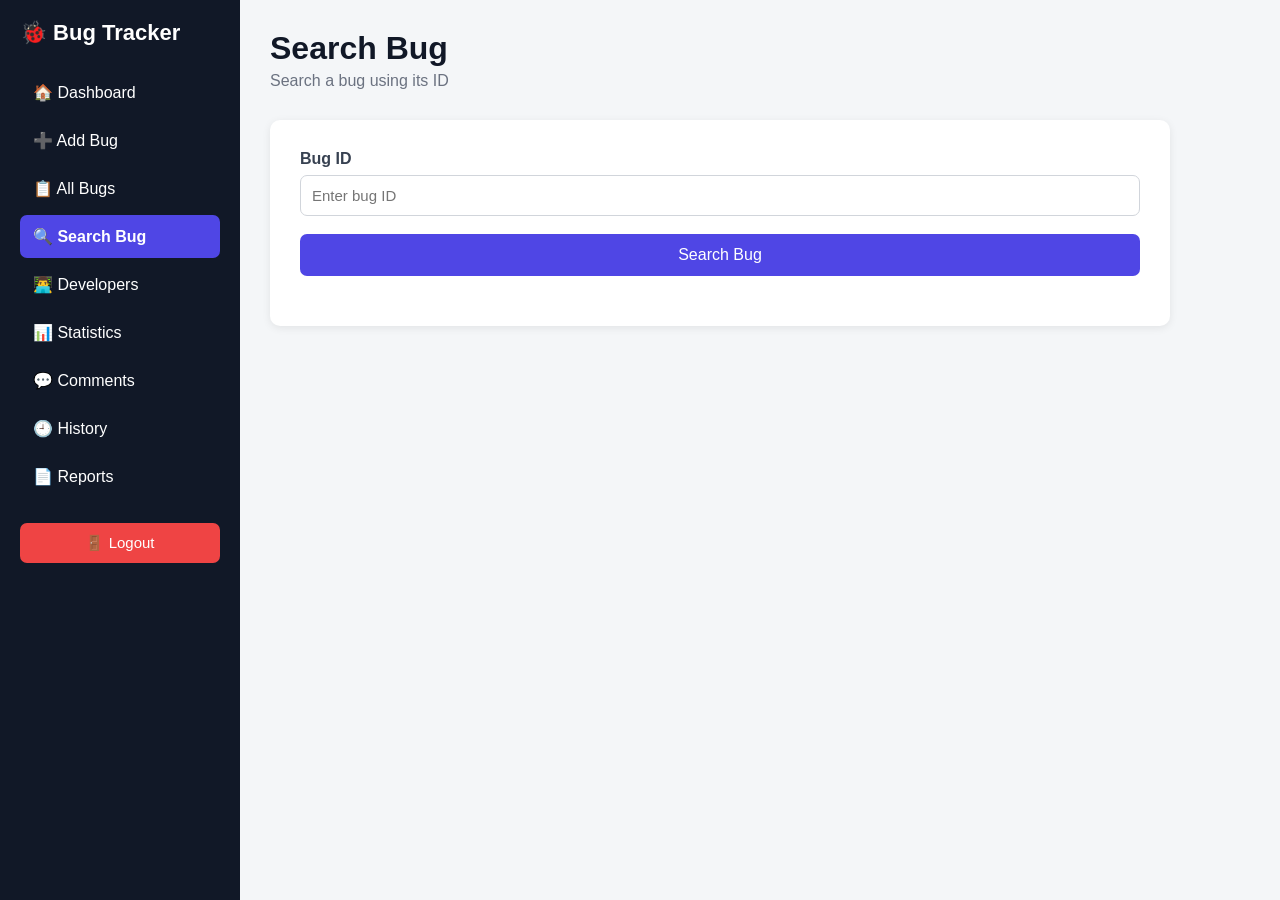
<file: frontend/search-bug.html>
<!DOCTYPE html>
<html lang="en">

<head>

<meta charset="UTF-8">

<meta
    name="viewport"
    content="width=device-width, initial-scale=1.0">

<title>Search Bug</title>

<link
    rel="stylesheet"
    href="css/style.css">

</head>

<body>

<div class="dashboard-container">

<aside class="sidebar">

<h2>🐞 Bug Tracker</h2>

<nav>

<a href="dashboard.html">🏠 Dashboard</a>

<a href="add-bug.html">➕ Add Bug</a>

<a href="bugs.html">📋 All Bugs</a>

<a href="search-bug.html" class="active">
🔍 Search Bug
</a>

<a href="developers.html">👨‍💻 Developers</a>

<a href="statistics.html">📊 Statistics</a>

<a href="comments.html">💬 Comments</a>

<a href="history.html">🕘 History</a>

<a href="reports.html">📄 Reports</a>

</nav>

<button onclick="logout()">🚪 Logout</button>

</aside>


<main class="main-content">

<header class="top-header">

<div>

<h1>Search Bug</h1>

<p>Search a bug using its ID</p>

</div>

</header>


<div class="form-card">

<div class="form-group">

<label>Bug ID</label>

<input
    type="number"
    id="bugId"
    placeholder="Enter bug ID">

</div>

<button
    class="primary-button"
    onclick="searchBug()">

Search Bug

</button>

<div
    id="result"
    style="margin-top:20px;">
</div>

</div>

</main>

</div>


<script>

function escapeHTML(value) {

return String(value ?? "")
.replace(/&/g, "&amp;")
.replace(/</g, "&lt;")
.replace(/>/g, "&gt;")
.replace(/"/g, "&quot;")
.replace(/'/g, "&#039;");

}


async function searchBug() {

const id =
    document.getElementById("bugId").value;

const result =
    document.getElementById("result");


if (!id) {

result.innerHTML =
    "<div class='message error' style='display:block'>Enter a bug ID.</div>";

return;

}


try {

const response =
    await fetch(
        `https://bugtrackingwebsite-production.up.railway.app/api/bugs/${id}`
    );


if (!response.ok) {

throw new Error("Bug not found");

}


const bug =
    await response.json();


result.innerHTML = `

<div class="content-card">

<h3>
Bug #${escapeHTML(bug.id)}
</h3>

<p>
<strong>Title:</strong>
${escapeHTML(bug.title)}
</p>

<p>
<strong>Description:</strong>
${escapeHTML(bug.description)}
</p>

<p>
<strong>Priority:</strong>
${escapeHTML(bug.priority)}
</p>

<p>
<strong>Status:</strong>
${escapeHTML(bug.status)}
</p>

<p>
<strong>Reported By:</strong>
${escapeHTML(bug.reportedBy)}
</p>

<p>
<strong>Developer:</strong>
${escapeHTML(bug.assignedDeveloper || "-")}
</p>

</div>

`;


} catch(error) {

result.innerHTML =
`
<div class="message error" style="display:block">
${escapeHTML(error.message)}
</div>
`;

}

}


function logout() {

localStorage.clear();

window.location.href =
    "login.html";

}

</script>

</body>
</html>
</file>
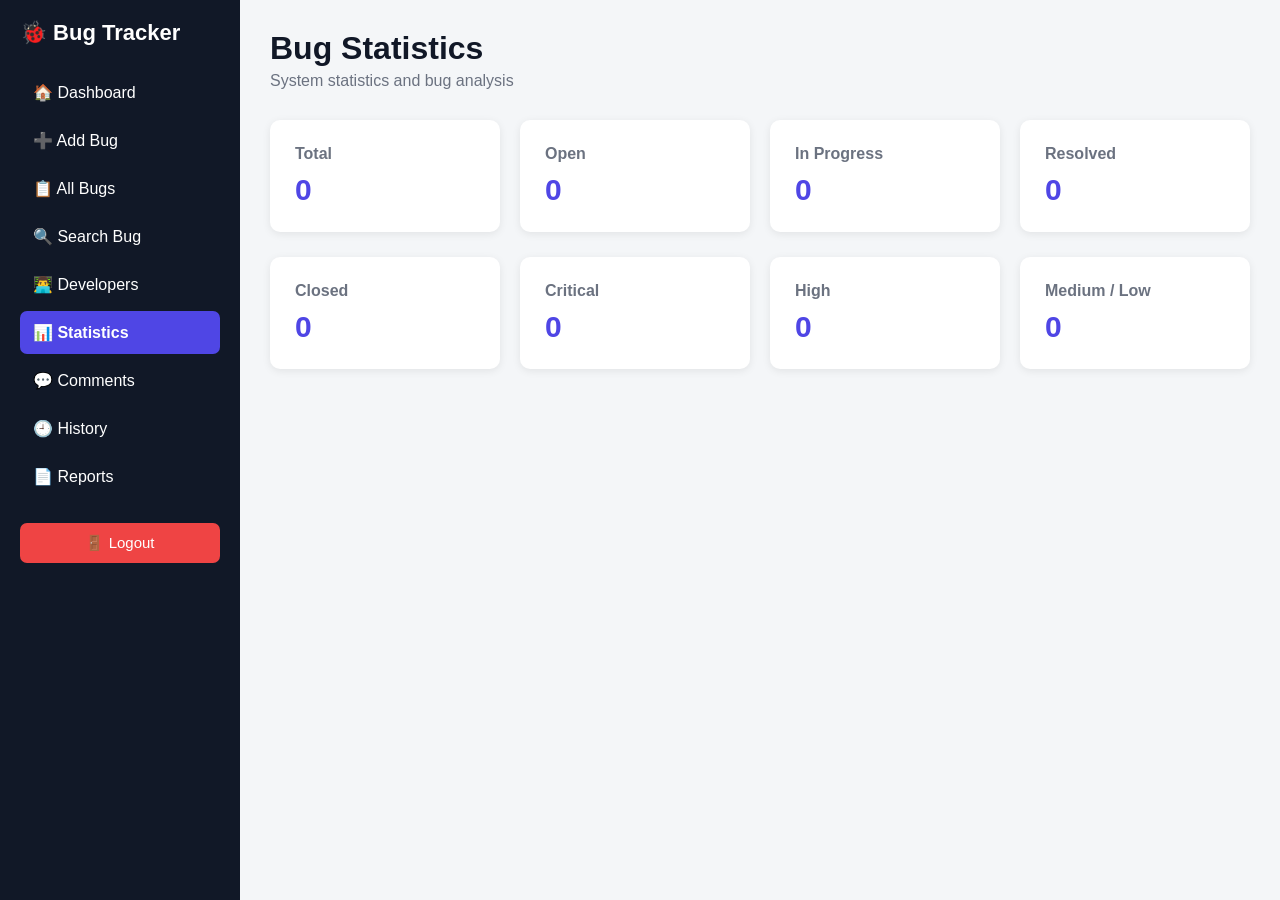
<file: frontend/statistics.html>
<!DOCTYPE html>
<html lang="en">

<head>

<meta charset="UTF-8">

<meta
    name="viewport"
    content="width=device-width, initial-scale=1.0">

<title>Statistics</title>

<link
    rel="stylesheet"
    href="css/style.css">

</head>

<body>

<div class="dashboard-container">

<aside class="sidebar">

<h2>🐞 Bug Tracker</h2>

<nav>

<a href="dashboard.html">🏠 Dashboard</a>

<a href="add-bug.html">➕ Add Bug</a>

<a href="bugs.html">📋 All Bugs</a>

<a href="search-bug.html">🔍 Search Bug</a>

<a href="developers.html">👨‍💻 Developers</a>

<a href="statistics.html" class="active">
📊 Statistics
</a>

<a href="comments.html">💬 Comments</a>

<a href="history.html">🕘 History</a>

<a href="reports.html">📄 Reports</a>

</nav>

<button onclick="logout()">🚪 Logout</button>

</aside>


<main class="main-content">

<header class="top-header">

<div>

<h1>Bug Statistics</h1>

<p>System statistics and bug analysis</p>

</div>

</header>


<section class="stats-grid">

<div class="stat-card">

<h3>Total</h3>

<p id="total">0</p>

</div>

<div class="stat-card">

<h3>Open</h3>

<p id="open">0</p>

</div>

<div class="stat-card">

<h3>In Progress</h3>

<p id="progress">0</p>

</div>

<div class="stat-card">

<h3>Resolved</h3>

<p id="resolved">0</p>

</div>

</section>


<section class="stats-grid">

<div class="stat-card">

<h3>Closed</h3>

<p id="closed">0</p>

</div>

<div class="stat-card">

<h3>Critical</h3>

<p id="critical">0</p>

</div>

<div class="stat-card">

<h3>High</h3>

<p id="high">0</p>

</div>

<div class="stat-card">

<h3>Medium / Low</h3>

<p id="mediumLow">0</p>

</div>

</section>

</main>

</div>


<script>

async function loadStatistics() {

try {

const response =
    await fetch(
        "https://bugtrackingwebsite-production.up.railway.app/api/bugs"
    );


const bugs =
    await response.json();


const status =
    value =>
        bugs.filter(
            bug =>
                String(bug.status)
                .toUpperCase() === value
        ).length;


const priority =
    value =>
        bugs.filter(
            bug =>
                String(bug.priority)
                .toUpperCase() === value
        ).length;


document.getElementById("total")
    .textContent = bugs.length;

document.getElementById("open")
    .textContent = status("OPEN");

document.getElementById("progress")
    .textContent = status("IN_PROGRESS");

document.getElementById("resolved")
    .textContent = status("RESOLVED");

document.getElementById("closed")
    .textContent = status("CLOSED");

document.getElementById("critical")
    .textContent = priority("CRITICAL");

document.getElementById("high")
    .textContent = priority("HIGH");

document.getElementById("mediumLow")
    .textContent =
        priority("MEDIUM") +
        priority("LOW");


} catch(error) {

console.error(error);

}

}


function logout() {

localStorage.clear();

window.location.href =
    "login.html";

}


loadStatistics();

</script>

</body>
</html>
</file>
<file: frontend/css/style.css>
/* =========================================
   GLOBAL RESET
========================================= */

* {
    margin: 0;
    padding: 0;
    box-sizing: border-box;
}

body {
    font-family: Arial, Helvetica, sans-serif;
    background: #f4f6f8;
    color: #222;
}


/* =========================================
   LOGIN PAGE
========================================= */

.login-page {
    min-height: 100vh;
    display: flex;
    justify-content: center;
    align-items: center;
    background: linear-gradient(135deg, #1e293b, #4f46e5);
}

.login-card {
    width: 400px;
    background: white;
    padding: 35px;
    border-radius: 15px;
    box-shadow: 0 10px 30px rgba(0, 0, 0, 0.25);
}

.login-card h1 {
    text-align: center;
    margin-bottom: 10px;
    color: #111827;
}

.login-card p {
    text-align: center;
    color: #666;
    margin-bottom: 25px;
}


/* =========================================
   FORM ELEMENTS
========================================= */

.form-group {
    margin-bottom: 18px;
}

.form-group label {
    display: block;
    margin-bottom: 7px;
    font-weight: bold;
    color: #374151;
}

.form-group input,
.form-group select,
.form-group textarea {
    width: 100%;
    padding: 11px;
    border: 1px solid #d1d5db;
    border-radius: 7px;
    font-size: 15px;
    outline: none;
}

.form-group input:focus,
.form-group select:focus,
.form-group textarea:focus {
    border-color: #4f46e5;
}

.form-group textarea {
    min-height: 120px;
    resize: vertical;
}


/* =========================================
   BUTTONS
========================================= */

button {
    cursor: pointer;
    font-family: inherit;
}

.primary-button {
    width: 100%;
    padding: 12px;
    border: none;
    border-radius: 7px;
    background: #4f46e5;
    color: white;
    font-size: 16px;
}

.primary-button:hover {
    background: #3730a3;
}

.save-button {
    background: #4f46e5;
    color: white;
}

.cancel-button {
    background: #6b7280;
    color: white;
}

.action-button {
    padding: 9px 15px;
    border: none;
    border-radius: 6px;
    background: #4f46e5;
    color: white;
}

.action-button:hover {
    background: #3730a3;
}

.delete-button {
    background: #ef4444;
}

.delete-button:hover {
    background: #dc2626;
}


/* =========================================
   MESSAGES
========================================= */

.message {
    margin-top: 15px;
    padding: 11px;
    border-radius: 6px;
    display: none;
}

.success {
    background: #dcfce7;
    color: #166534;
}

.error {
    background: #fee2e2;
    color: #991b1b;
}


/* =========================================
   MAIN DASHBOARD LAYOUT
========================================= */

.dashboard-container {
    display: flex;
    min-height: 100vh;
}


/* =========================================
   SIDEBAR
========================================= */

.sidebar {
    width: 240px;
    background: #111827;
    color: white;
    padding: 20px;
    position: fixed;
    left: 0;
    top: 0;
    bottom: 0;
    overflow-y: auto;
}

.sidebar h2 {
    margin-bottom: 25px;
    font-size: 22px;
}

.sidebar nav {
    display: flex;
    flex-direction: column;
    gap: 5px;
}

.sidebar nav a {
    display: block;
    padding: 12px 13px;
    text-decoration: none;
    color: white;
    border-radius: 7px;
    transition: 0.2s;
}

.sidebar nav a:hover {
    background: #374151;
}

.sidebar nav a.active {
    background: #4f46e5;
    font-weight: bold;
}

.sidebar > button {
    margin-top: 25px;
    width: 100%;
    padding: 11px;
    border: none;
    border-radius: 7px;
    background: #ef4444;
    color: white;
    font-size: 15px;
}

.sidebar > button:hover {
    background: #dc2626;
}


/* =========================================
   MAIN CONTENT
========================================= */

.main-content {
    margin-left: 240px;
    width: calc(100% - 240px);
    padding: 30px;
}


/* =========================================
   HEADER
========================================= */

.top-header {
    display: flex;
    justify-content: space-between;
    align-items: center;
    margin-bottom: 30px;
}

.top-header h1 {
    color: #111827;
    margin-bottom: 5px;
}

.top-header p {
    color: #6b7280;
}

.user-info {
    background: white;
    padding: 12px 18px;
    border-radius: 8px;
    box-shadow: 0 2px 8px rgba(0, 0, 0, 0.08);
}


/* =========================================
   STATISTICS CARDS
========================================= */

.stats-grid {
    display: grid;
    grid-template-columns: repeat(4, 1fr);
    gap: 20px;
    margin-bottom: 25px;
}

.stat-card {
    background: white;
    padding: 25px;
    border-radius: 10px;
    box-shadow: 0 2px 8px rgba(0, 0, 0, 0.08);
}

.stat-card h3 {
    color: #6b7280;
    margin-bottom: 10px;
    font-size: 16px;
}

.stat-card p {
    font-size: 30px;
    font-weight: bold;
    color: #4f46e5;
}


/* =========================================
   WELCOME CARD
========================================= */

.welcome-card {
    background: white;
    padding: 30px;
    border-radius: 10px;
    margin-bottom: 30px;
    box-shadow: 0 2px 8px rgba(0, 0, 0, 0.08);
}

.welcome-card h2 {
    margin-bottom: 10px;
}

.welcome-card p {
    color: #6b7280;
    line-height: 1.6;
}


/* =========================================
   QUICK ACTIONS
========================================= */

.quick-section h2 {
    margin-bottom: 15px;
}

.quick-grid {
    display: grid;
    grid-template-columns: repeat(4, 1fr);
    gap: 18px;
}

.quick-card {
    display: block;
    background: white;
    padding: 22px;
    border-radius: 10px;
    text-decoration: none;
    color: #222;
    box-shadow: 0 2px 8px rgba(0, 0, 0, 0.08);
    transition: 0.2s;
}

.quick-card:hover {
    transform: translateY(-3px);
    box-shadow: 0 5px 15px rgba(0, 0, 0, 0.15);
}

.quick-card h3 {
    margin-bottom: 8px;
}

.quick-card p {
    color: #6b7280;
    line-height: 1.5;
}


/* =========================================
   FORM CARD
========================================= */

.form-card {
    background: white;
    padding: 30px;
    border-radius: 10px;
    max-width: 900px;
    box-shadow: 0 2px 8px rgba(0, 0, 0, 0.08);
}

.form-card h2 {
    margin-bottom: 5px;
}

.form-row {
    display: grid;
    grid-template-columns: 1fr 1fr;
    gap: 20px;
}

.button-row {
    display: flex;
    gap: 10px;
    margin-top: 20px;
}

.button-row button {
    padding: 11px 20px;
    border: none;
    border-radius: 6px;
}


/* =========================================
   TABLE
========================================= */

.table-container {
    background: white;
    padding: 20px;
    border-radius: 10px;
    overflow-x: auto;
    box-shadow: 0 2px 8px rgba(0, 0, 0, 0.08);
}

.table-container h2 {
    margin-bottom: 5px;
}

table {
    width: 100%;
    border-collapse: collapse;
}

th,
td {
    padding: 12px;
    border-bottom: 1px solid #e5e7eb;
    text-align: left;
    vertical-align: top;
}

th {
    background: #f3f4f6;
    color: #374151;
    font-weight: bold;
}

tr:hover td {
    background: #f9fafb;
}


/* =========================================
   CONTENT CARD
========================================= */

.content-card {
    background: white;
    padding: 25px;
    border-radius: 10px;
    margin-bottom: 20px;
    box-shadow: 0 2px 8px rgba(0, 0, 0, 0.08);
}

.content-card h3 {
    margin-bottom: 10px;
    color: #111827;
}

.content-card p {
    color: #6b7280;
    line-height: 1.7;
    margin-bottom: 6px;
}


/* =========================================
   SEARCH
========================================= */

.search-box {
    display: flex;
    gap: 10px;
}

.search-box input {
    flex: 1;
}


/* =========================================
   SCROLLBAR
========================================= */

.sidebar::-webkit-scrollbar {
    width: 6px;
}

.sidebar::-webkit-scrollbar-track {
    background: #111827;
}

.sidebar::-webkit-scrollbar-thumb {
    background: #4b5563;
    border-radius: 10px;
}


/* =========================================
   PRINT
========================================= */

@media print {

    .sidebar {
        display: none;
    }

    .main-content {
        margin-left: 0;
        width: 100%;
        padding: 10px;
    }

    .top-header button {
        display: none;
    }

}


/* =========================================
   RESPONSIVE - TABLET
========================================= */

@media (max-width: 1100px) {

    .stats-grid {
        grid-template-columns: repeat(2, 1fr);
    }

    .quick-grid {
        grid-template-columns: repeat(2, 1fr);
    }

}


/* =========================================
   RESPONSIVE - MOBILE
========================================= */

@media (max-width: 700px) {

    .dashboard-container {
        display: block;
    }

    .sidebar {
        position: relative;
        width: 100%;
        min-height: auto;
    }

    .sidebar nav {
        display: grid;
        grid-template-columns: 1fr 1fr;
    }

    .sidebar > button {
        margin-top: 15px;
    }

    .main-content {
        margin-left: 0;
        width: 100%;
        padding: 20px;
    }

    .stats-grid,
    .quick-grid,
    .form-row {
        grid-template-columns: 1fr;
    }

    .top-header {
        flex-direction: column;
        align-items: flex-start;
        gap: 15px;
    }

    .user-info {
        width: 100%;
    }

    .login-card {
        width: 90%;
    }

    .button-row {
        flex-direction: column;
    }

}
</file>
